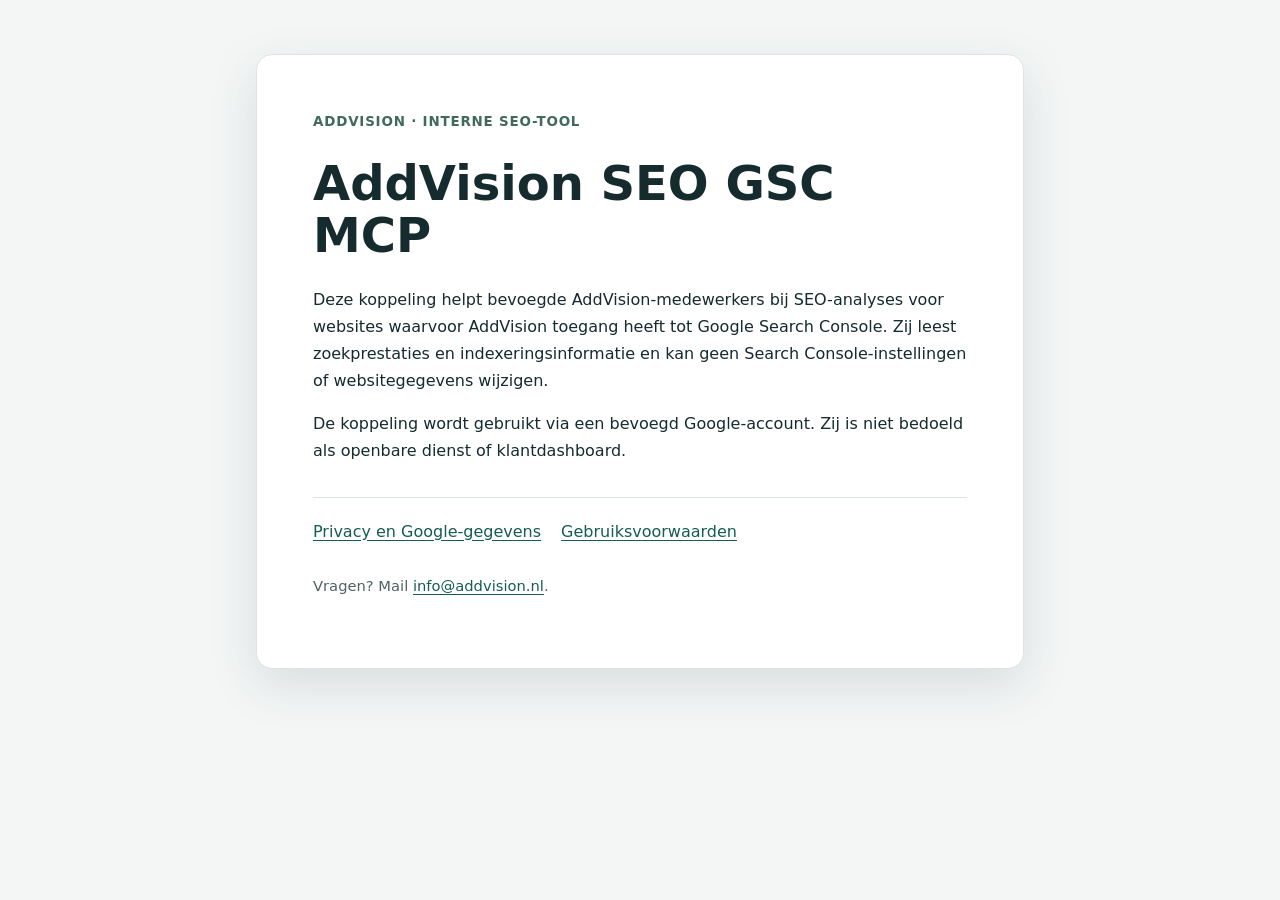
<file: index.html>
<!doctype html>
<html lang="nl">
<head>
  <meta charset="utf-8">
  <meta name="viewport" content="width=device-width, initial-scale=1">
  <title>AddVision SEO GSC MCP</title>
  <meta name="description" content="Uitleg over de interne Search Console-koppeling van AddVision.">
  <meta name="google-site-verification" content="ZAghT1kJUyVq5ni4zA1G0BuE2Jbi0pYK2o81zubt_-A">
  <link rel="stylesheet" href="/style.css">
</head>
<body>
  <main>
    <p class="eyebrow">AddVision · interne SEO-tool</p>
    <h1>AddVision SEO GSC MCP</h1>
    <p>Deze koppeling helpt bevoegde AddVision-medewerkers bij SEO-analyses voor websites waarvoor AddVision toegang heeft tot Google Search Console. Zij leest zoekprestaties en indexeringsinformatie en kan geen Search Console-instellingen of websitegegevens wijzigen.</p>
    <p>De koppeling wordt gebruikt via een bevoegd Google-account. Zij is niet bedoeld als openbare dienst of klantdashboard.</p>
    <nav aria-label="Documenten">
      <a href="/privacy/">Privacy en Google-gegevens</a>
      <a href="/voorwaarden/">Gebruiksvoorwaarden</a>
    </nav>
    <p class="contact">Vragen? Mail <a href="mailto:info@addvision.nl">info@addvision.nl</a>.</p>
  </main>
</body>
</html>
</file>
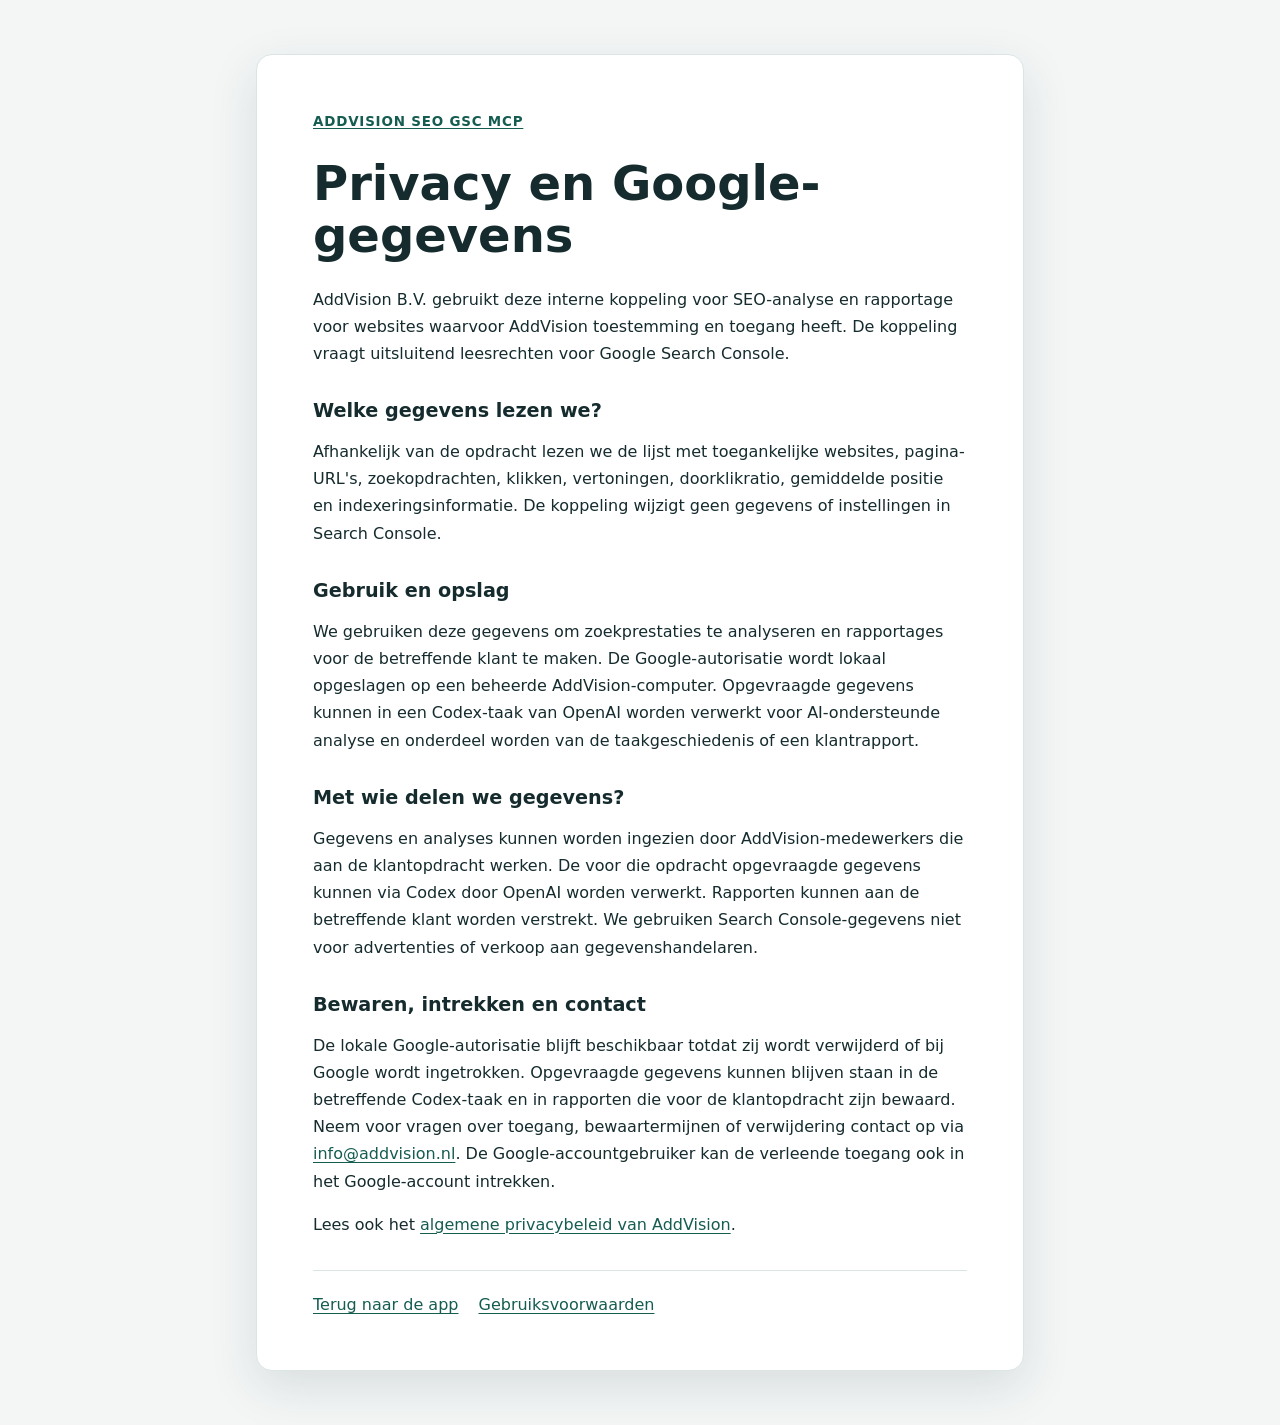
<file: privacy/index.html>
<!doctype html>
<html lang="nl">
<head>
  <meta charset="utf-8">
  <meta name="viewport" content="width=device-width, initial-scale=1">
  <title>Privacy · AddVision SEO GSC MCP</title>
  <meta name="description" content="Hoe de interne SEO-koppeling van AddVision gegevens uit Google Search Console verwerkt.">
  <link rel="stylesheet" href="/style.css">
</head>
<body>
  <main>
    <p class="eyebrow"><a href="/">AddVision SEO GSC MCP</a></p>
    <h1>Privacy en Google-gegevens</h1>
    <p>AddVision B.V. gebruikt deze interne koppeling voor SEO-analyse en rapportage voor websites waarvoor AddVision toestemming en toegang heeft. De koppeling vraagt uitsluitend leesrechten voor Google Search Console.</p>
    <h2>Welke gegevens lezen we?</h2>
    <p>Afhankelijk van de opdracht lezen we de lijst met toegankelijke websites, pagina-URL's, zoekopdrachten, klikken, vertoningen, doorklikratio, gemiddelde positie en indexeringsinformatie. De koppeling wijzigt geen gegevens of instellingen in Search Console.</p>
    <h2>Gebruik en opslag</h2>
    <p>We gebruiken deze gegevens om zoekprestaties te analyseren en rapportages voor de betreffende klant te maken. De Google-autorisatie wordt lokaal opgeslagen op een beheerde AddVision-computer. Opgevraagde gegevens kunnen in een Codex-taak van OpenAI worden verwerkt voor AI-ondersteunde analyse en onderdeel worden van de taakgeschiedenis of een klantrapport.</p>
    <h2>Met wie delen we gegevens?</h2>
    <p>Gegevens en analyses kunnen worden ingezien door AddVision-medewerkers die aan de klantopdracht werken. De voor die opdracht opgevraagde gegevens kunnen via Codex door OpenAI worden verwerkt. Rapporten kunnen aan de betreffende klant worden verstrekt. We gebruiken Search Console-gegevens niet voor advertenties of verkoop aan gegevenshandelaren.</p>
    <h2>Bewaren, intrekken en contact</h2>
    <p>De lokale Google-autorisatie blijft beschikbaar totdat zij wordt verwijderd of bij Google wordt ingetrokken. Opgevraagde gegevens kunnen blijven staan in de betreffende Codex-taak en in rapporten die voor de klantopdracht zijn bewaard. Neem voor vragen over toegang, bewaartermijnen of verwijdering contact op via <a href="mailto:info@addvision.nl">info@addvision.nl</a>. De Google-accountgebruiker kan de verleende toegang ook in het Google-account intrekken.</p>
    <p>Lees ook het <a href="https://www.addvision.nl/privacybeleid/">algemene privacybeleid van AddVision</a>.</p>
    <nav aria-label="Documenten"><a href="/">Terug naar de app</a><a href="/voorwaarden/">Gebruiksvoorwaarden</a></nav>
  </main>
</body>
</html>
</file>
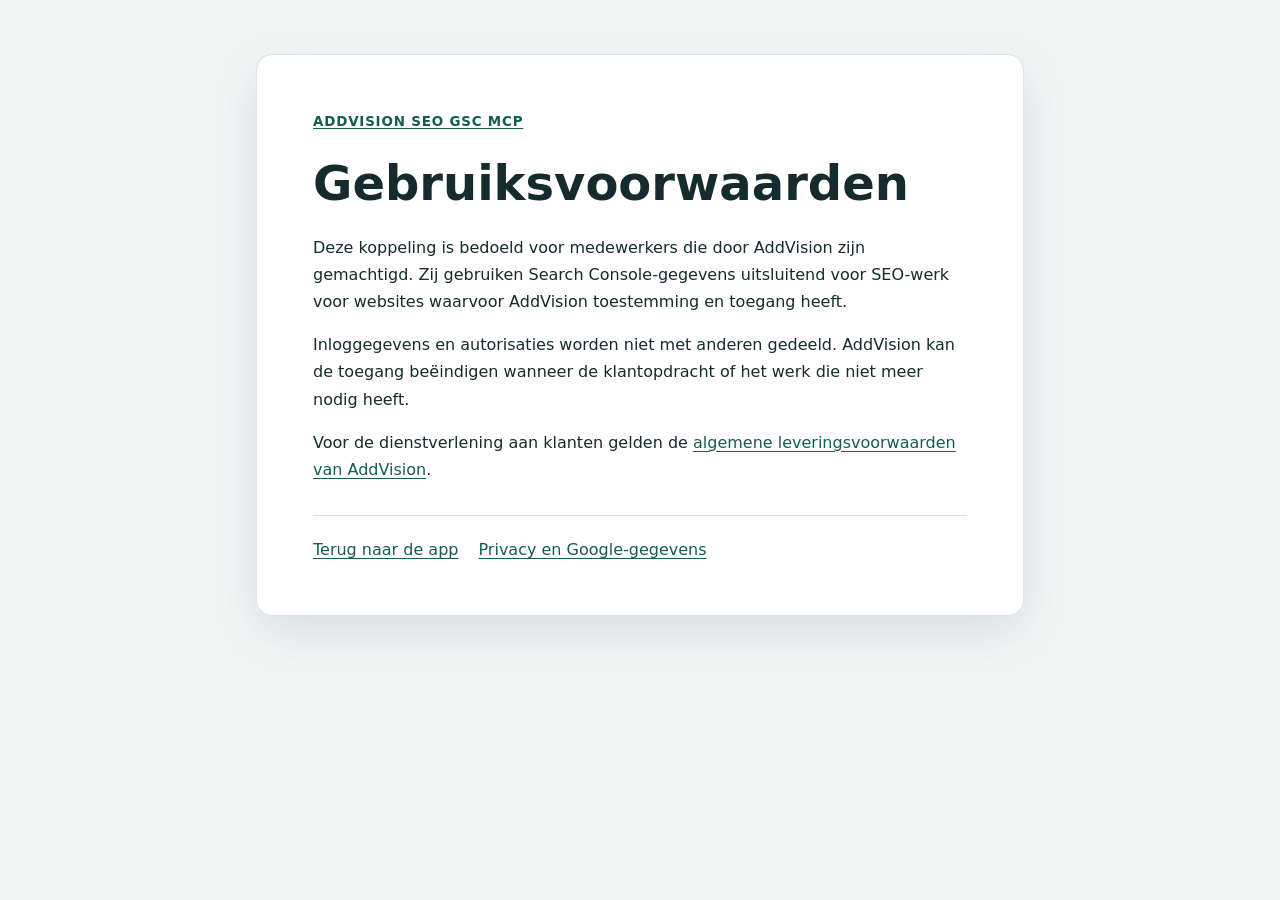
<file: voorwaarden/index.html>
<!doctype html>
<html lang="nl">
<head>
  <meta charset="utf-8">
  <meta name="viewport" content="width=device-width, initial-scale=1">
  <title>Gebruiksvoorwaarden · AddVision SEO GSC MCP</title>
  <link rel="stylesheet" href="/style.css">
</head>
<body>
  <main>
    <p class="eyebrow"><a href="/">AddVision SEO GSC MCP</a></p>
    <h1>Gebruiksvoorwaarden</h1>
    <p>Deze koppeling is bedoeld voor medewerkers die door AddVision zijn gemachtigd. Zij gebruiken Search Console-gegevens uitsluitend voor SEO-werk voor websites waarvoor AddVision toestemming en toegang heeft.</p>
    <p>Inloggegevens en autorisaties worden niet met anderen gedeeld. AddVision kan de toegang beëindigen wanneer de klantopdracht of het werk die niet meer nodig heeft.</p>
    <p>Voor de dienstverlening aan klanten gelden de <a href="https://www.addvision.nl/leveringsvoorwaarden/">algemene leveringsvoorwaarden van AddVision</a>.</p>
    <nav aria-label="Documenten"><a href="/">Terug naar de app</a><a href="/privacy/">Privacy en Google-gegevens</a></nav>
  </main>
</body>
</html>
</file>
<file: style.css>
:root { color-scheme: light; font-family: system-ui, -apple-system, BlinkMacSystemFont, "Segoe UI", sans-serif; background: #f4f6f6; color: #152b2d; }
* { box-sizing: border-box; }
body { margin: 0; padding: 6vh 1.25rem; }
main { max-width: 48rem; margin: auto; background: white; padding: clamp(1.5rem, 5vw, 3.5rem); border: 1px solid #dce5e3; border-radius: 1rem; box-shadow: 0 1rem 3rem #183b3720; }
.eyebrow { margin: 0 0 1.5rem; color: #416a5a; font-size: .84rem; font-weight: 700; letter-spacing: .06em; text-transform: uppercase; }
h1 { font-size: clamp(2rem, 5vw, 3rem); line-height: 1.08; margin: 0 0 1.5rem; }
h2 { margin: 2rem 0 .6rem; font-size: 1.2rem; }
p { line-height: 1.7; }
nav { display: flex; flex-wrap: wrap; gap: .75rem 1.25rem; margin-top: 2rem; padding-top: 1.5rem; border-top: 1px solid #dce5e3; }
a { color: #155c51; text-underline-offset: .18em; }
.contact { margin-top: 2rem; font-size: .92rem; color: #526260; }
</file>
